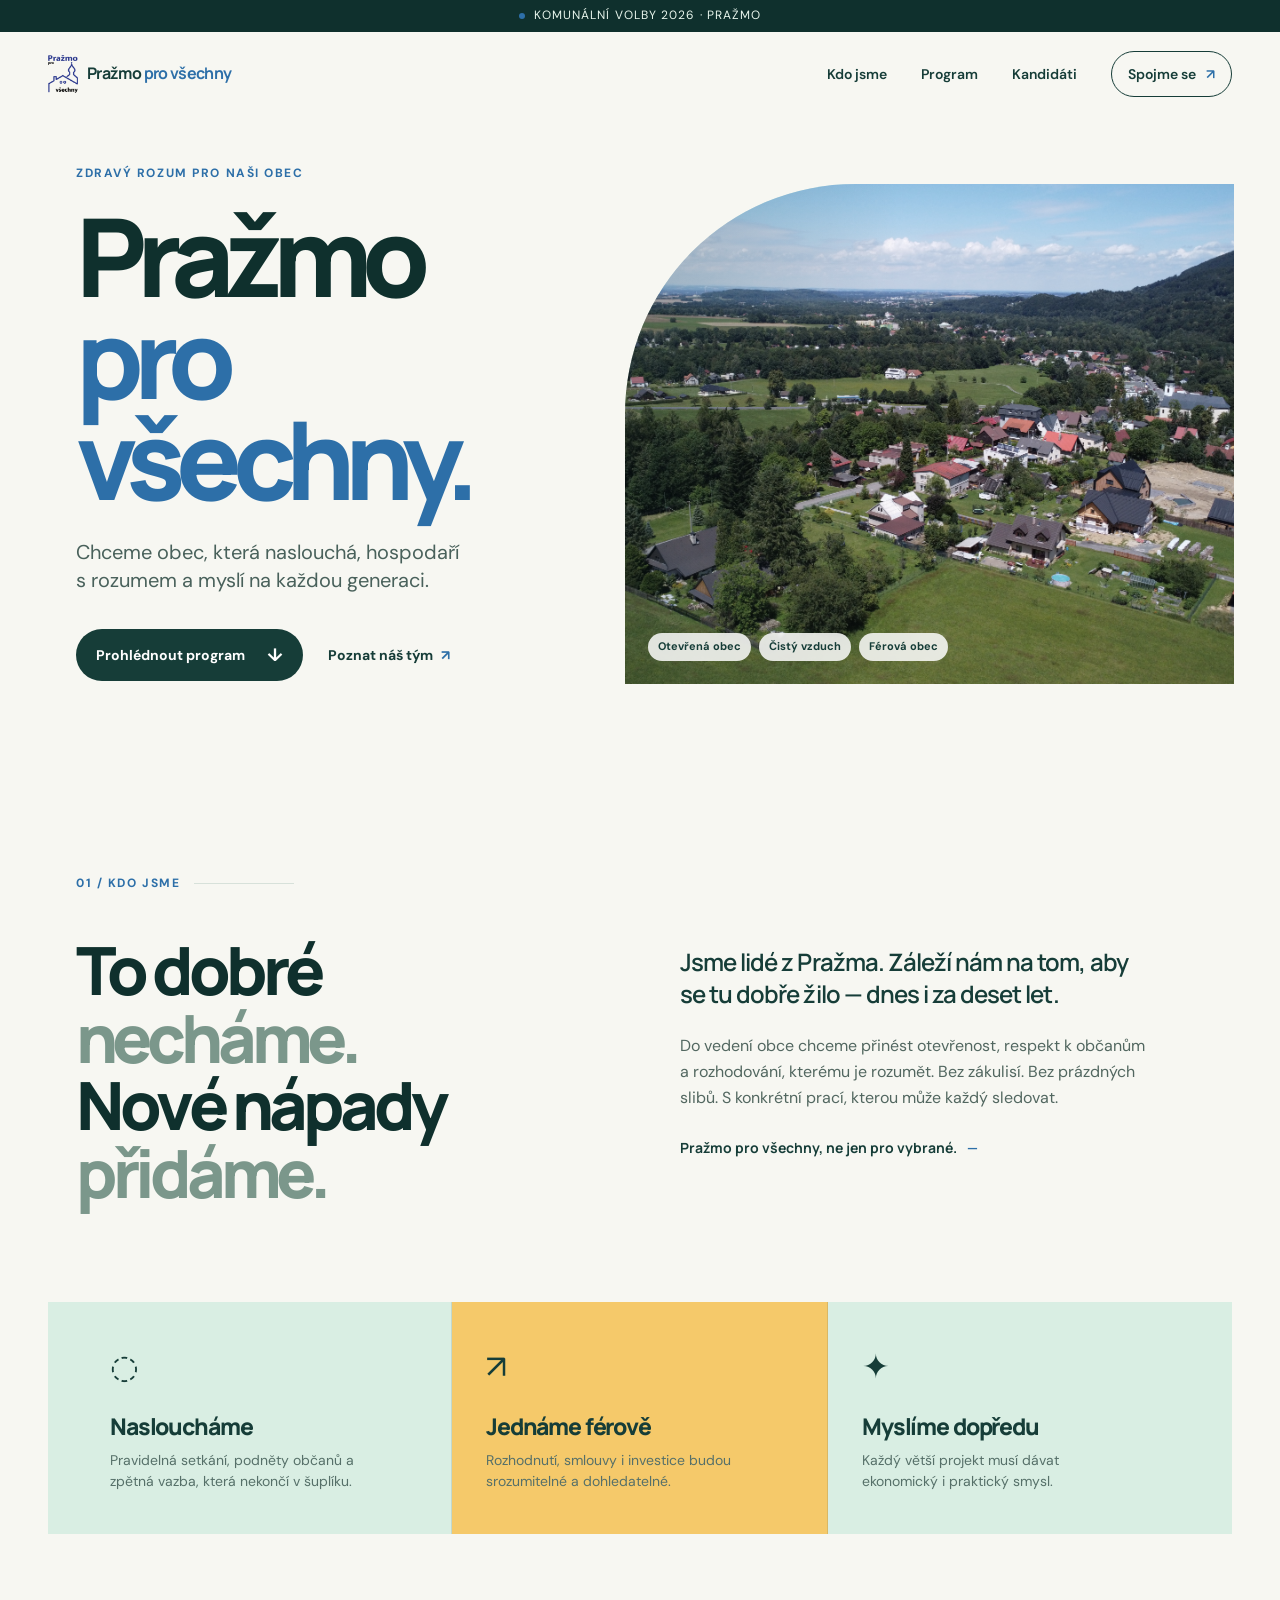
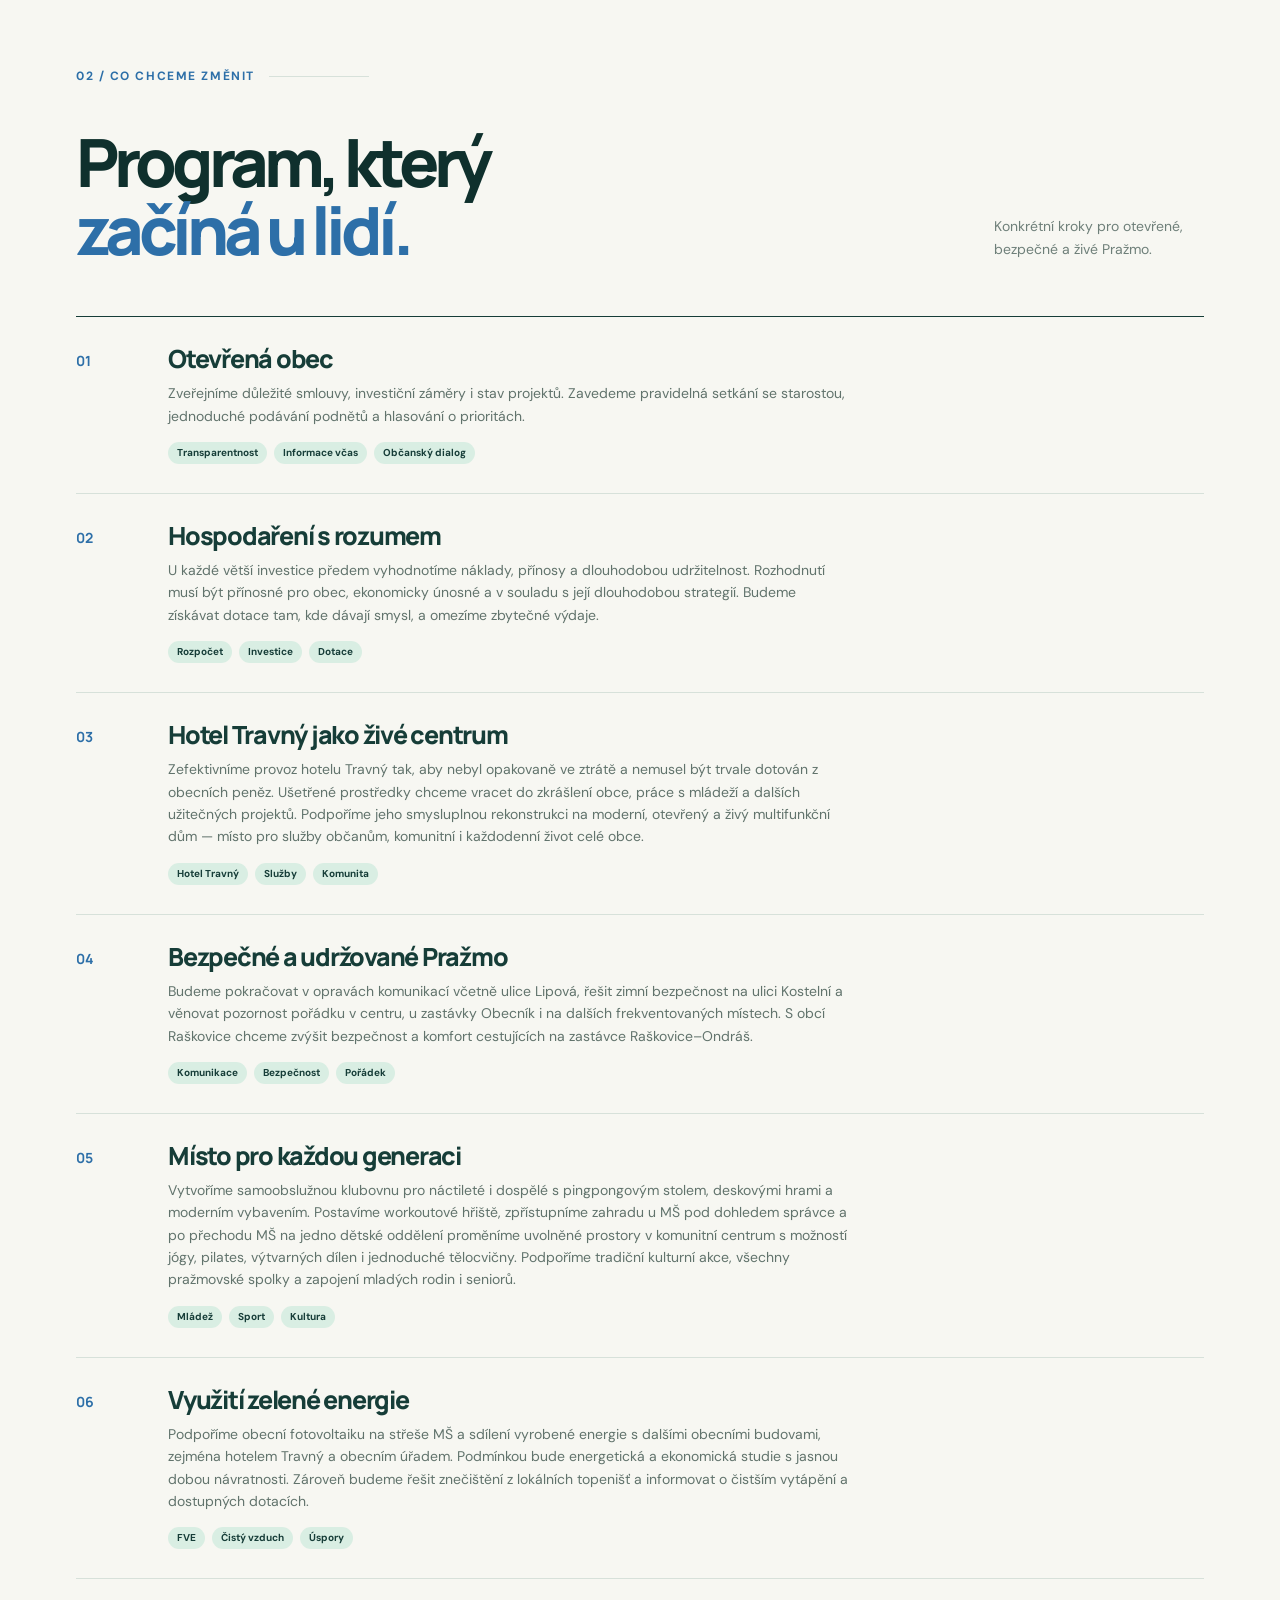
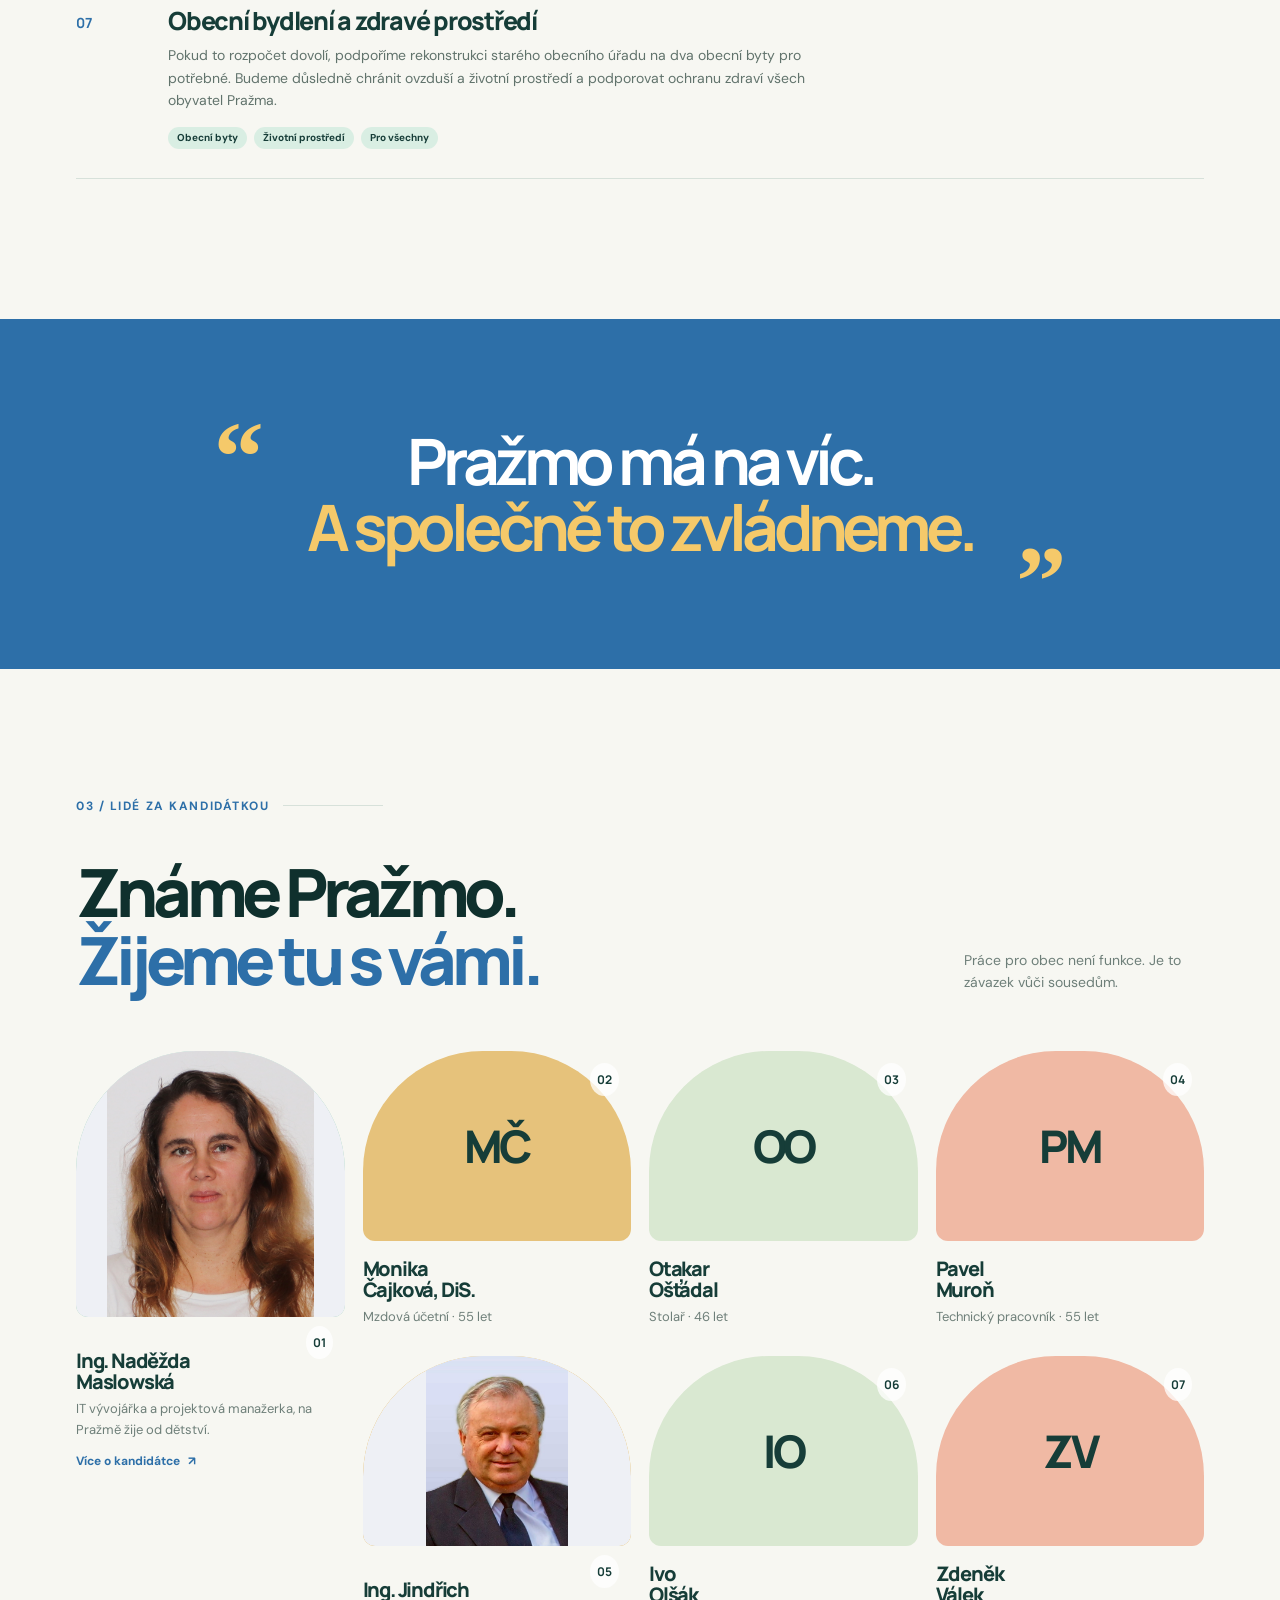
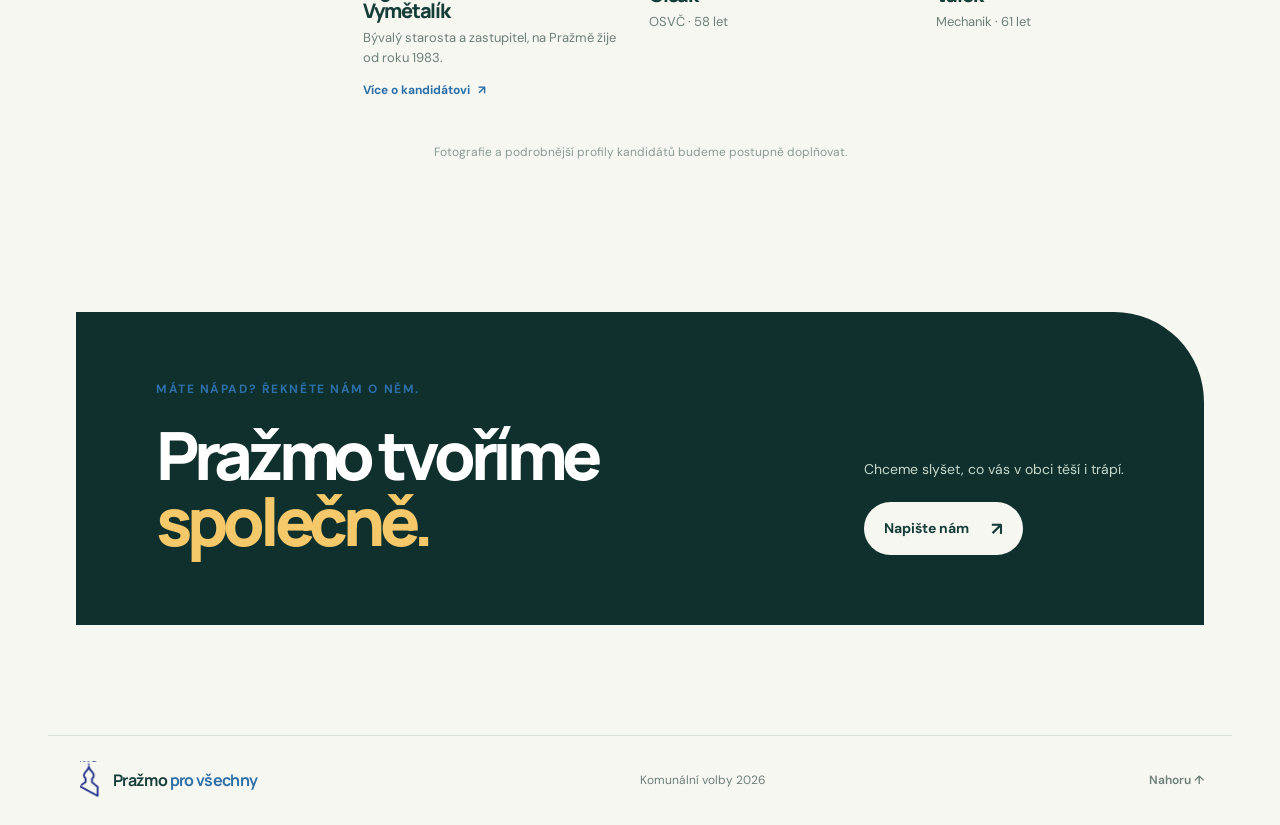
<file: test/index.html>
<!doctype html>
<html lang="cs">
<head>
  <meta charset="utf-8">
  <meta name="viewport" content="width=device-width, initial-scale=1">
  <meta name="description" content="Pražmo pro všechny — otevřená, férová a dobře fungující obec. Volební program pro obecní zastupitelstvo Pražma 2026.">
  <title>Pražmo pro všechny | Volby 2026</title>
  <link rel="preconnect" href="https://fonts.googleapis.com">
  <link rel="preconnect" href="https://fonts.gstatic.com" crossorigin>
  <link href="https://fonts.googleapis.com/css2?family=DM+Sans:wght@400;500;600;700&family=Manrope:wght@500;600;700;800&display=swap" rel="stylesheet">
  <link rel="stylesheet" href="styles.css">
</head>
<body>
  <div class="announcement"><span class="dot"></span> Komunální volby 2026 · Pražmo</div>
  <header class="site-header" id="domu">
    <a class="brand" href="#domu" aria-label="Pražmo pro všechny – domů"><img class="brand-logo" src="assets/logo-prazmo-logo3.png" alt=""><span>Pražmo <b>pro všechny</b></span></a>
    <button class="menu-toggle" aria-expanded="false" aria-controls="main-nav">Menu <span>☰</span></button>
    <nav id="main-nav" class="main-nav" aria-label="Hlavní navigace">
      <a href="#o-nas">Kdo jsme</a><a href="#program">Program</a><a href="#kandidati">Kandidáti</a><a href="#kontakt" class="nav-cta">Spojme se <span>↗</span></a>
    </nav>
  </header>

  <main>
    <section class="hero section-shell">
      <div class="hero-copy">
        <p class="eyebrow">Zdravý rozum pro naši obec</p>
        <h1>Pražmo<br><em>pro všechny.</em></h1>
        <p class="hero-lead">Chceme obec, která naslouchá, hospodaří s rozumem a myslí na každou generaci.</p>
        <div class="hero-actions"><a class="button button-dark" href="#program">Prohlédnout program <span>↓</span></a><a class="text-link" href="#kandidati">Poznat náš tým <span>↗</span></a></div>
      </div>
      <div class="hero-art"><img src="assets/prazmo.jpg" alt="Letecký pohled na Pražmo a okolní krajinu"><div class="hero-stamp"><span>Otevřená obec</span><span>Čistý vzduch</span><span>Férová obec</span></div></div>
    </section>

    <section class="intro section-shell" id="o-nas">
      <div class="section-label">01 / Kdo jsme</div>
      <div class="intro-grid"><h2>To dobré<br><span>necháme.</span><br>Nové nápady<br><span>přidáme.</span></h2><div class="intro-text"><p class="large">Jsme lidé z Pražma. Záleží nám na tom, aby se tu dobře žilo — dnes i za deset let.</p><p>Do vedení obce chceme přinést otevřenost, respekt k občanům a rozhodování, kterému je rozumět. Bez zákulisí. Bez prázdných slibů. S konkrétní prací, kterou může každý sledovat.</p><div class="signature">Pražmo pro všechny, ne jen pro vybrané. <span>—</span></div></div></div>
    </section>

    <section class="principles section-shell">
      <div class="principle-card"><span class="icon">◌</span><h3>Nasloucháme</h3><p>Pravidelná setkání, podněty občanů a zpětná vazba, která nekončí v šuplíku.</p></div>
      <div class="principle-card highlight"><span class="icon">↗</span><h3>Jednáme férově</h3><p>Rozhodnutí, smlouvy i investice budou srozumitelné a dohledatelné.</p></div>
      <div class="principle-card"><span class="icon">✦</span><h3>Myslíme dopředu</h3><p>Každý větší projekt musí dávat ekonomický i praktický smysl.</p></div>
    </section>

    <section class="program section-shell" id="program">
      <div class="section-label">02 / Co chceme změnit</div>
      <div class="program-heading"><h2>Program, který<br><em>začíná u lidí.</em></h2><p>Konkrétní kroky pro otevřené, bezpečné a živé Pražmo.</p></div>
      <div class="program-list">
        <article class="program-item"><span class="program-no">01</span><div><h3>Otevřená obec</h3><p>Zveřejníme důležité smlouvy, investiční záměry i stav projektů. Zavedeme pravidelná setkání se starostou, jednoduché podávání podnětů a hlasování o prioritách.</p><div class="tag-row"><span>Transparentnost</span><span>Informace včas</span><span>Občanský dialog</span></div></div><span class="program-arrow">↗</span></article>
        <article class="program-item"><span class="program-no">02</span><div><h3>Hospodaření s rozumem</h3><p>U každé větší investice předem vyhodnotíme náklady, přínosy a dlouhodobou udržitelnost. Rozhodnutí musí být přínosné pro obec, ekonomicky únosné a v souladu s její dlouhodobou strategií. Budeme získávat dotace tam, kde dávají smysl, a omezíme zbytečné výdaje.</p><div class="tag-row"><span>Rozpočet</span><span>Investice</span><span>Dotace</span></div></div><span class="program-arrow">↗</span></article>
        <article class="program-item"><span class="program-no">03</span><div><h3>Hotel Travný jako živé centrum</h3><p>Zefektivníme provoz hotelu Travný tak, aby nebyl opakovaně ve ztrátě a nemusel být trvale dotován z obecních peněz. Ušetřené prostředky chceme vracet do zkrášlení obce, práce s mládeží a dalších užitečných projektů. Podpoříme jeho smysluplnou rekonstrukci na moderní, otevřený a živý multifunkční dům — místo pro služby občanům, komunitní i každodenní život celé obce.</p><div class="tag-row"><span>Hotel Travný</span><span>Služby</span><span>Komunita</span></div></div><span class="program-arrow">↗</span></article>
        <article class="program-item"><span class="program-no">04</span><div><h3>Bezpečné a udržované Pražmo</h3><p>Budeme pokračovat v opravách komunikací včetně ulice Lipová, řešit zimní bezpečnost na ulici Kostelní a věnovat pozornost pořádku v centru, u zastávky Obecník i na dalších frekventovaných místech. S obcí Raškovice chceme zvýšit bezpečnost a komfort cestujících na zastávce Raškovice–Ondráš.</p><div class="tag-row"><span>Komunikace</span><span>Bezpečnost</span><span>Pořádek</span></div></div><span class="program-arrow">↗</span></article>
        <article class="program-item"><span class="program-no">05</span><div><h3>Místo pro každou generaci</h3><p>Vytvoříme samoobslužnou klubovnu pro náctileté i dospělé s pingpongovým stolem, deskovými hrami a moderním vybavením. Postavíme workoutové hřiště, zpřístupníme zahradu u MŠ pod dohledem správce a po přechodu MŠ na jedno dětské oddělení proměníme uvolněné prostory v komunitní centrum s možností jógy, pilates, výtvarných dílen i jednoduché tělocvičny. Podpoříme tradiční kulturní akce, všechny pražmovské spolky a zapojení mladých rodin i seniorů.</p><div class="tag-row"><span>Mládež</span><span>Sport</span><span>Kultura</span></div></div><span class="program-arrow">↗</span></article>
        <article class="program-item"><span class="program-no">06</span><div><h3>Využití zelené energie</h3><p>Podpoříme obecní fotovoltaiku na střeše MŠ a sdílení vyrobené energie s dalšími obecními budovami, zejména hotelem Travný a obecním úřadem. Podmínkou bude energetická a ekonomická studie s jasnou dobou návratnosti. Zároveň budeme řešit znečištění z lokálních topenišť a informovat o čistším vytápění a dostupných dotacích.</p><div class="tag-row"><span>FVE</span><span>Čistý vzduch</span><span>Úspory</span></div></div><span class="program-arrow">↗</span></article>
        <article class="program-item"><span class="program-no">07</span><div><h3>Obecní bydlení a zdravé prostředí</h3><p>Pokud to rozpočet dovolí, podpoříme rekonstrukci starého obecního úřadu na dva obecní byty pro potřebné. Budeme důsledně chránit ovzduší a životní prostředí a podporovat ochranu zdraví všech obyvatel Pražma.</p><div class="tag-row"><span>Obecní byty</span><span>Životní prostředí</span><span>Pro všechny</span></div></div><span class="program-arrow">↗</span></article>
      </div>
    </section>

    <section class="quote-band"><div class="section-shell quote-inner"><span class="quote-mark">“</span><p>Pražmo má na víc.<br><em>A společně to zvládneme.</em></p><span class="quote-mark quote-end">”</span></div></section>

    <section class="candidates section-shell" id="kandidati">
      <div class="section-label">03 / Lidé za kandidátkou</div><div class="candidates-heading"><h2>Známe Pražmo.<br><em>Žijeme tu s vámi.</em></h2><p>Práce pro obec není funkce. Je to závazek vůči sousedům.</p></div>
      <div class="candidate-grid">
        <article class="candidate lead-candidate"><div class="portrait portrait-1"><img class="portrait-photo" src="assets/maslowska.jpg" alt="Ing. Naděžda Maslowská"></div><div class="candidate-copy"><span class="candidate-no">01</span><h3>Ing. Naděžda<br>Maslowská</h3><p>IT vývojářka a projektová manažerka, na Pražmě žije od dětství.</p><div class="candidate-detail"><p class="candidate-bio">Pracuje v menší softwarové firmě a věnuje se také tendrové dokumentaci, realizaci zakázek a jednání se zákazníky v zahraničí. Pražmo je její srdeční záležitost.</p><div class="candidate-tags"><span>Pražmo od dětství</span><span>IT a projekty</span><span>Turistika a cestování</span></div></div><button class="candidate-more" type="button" aria-expanded="false">Více o kandidátce <span>↗</span></button></div></article>
        <article class="candidate"><div class="portrait portrait-2">MČ</div><span class="candidate-no">02</span><h3>Monika<br>Čajková, DiS.</h3><p>Mzdová účetní · 55 let</p></article>
        <article class="candidate"><div class="portrait portrait-3">OO</div><span class="candidate-no">03</span><h3>Otakar<br>Ošťádal</h3><p>Stolař · 46 let</p></article>
        <article class="candidate"><div class="portrait portrait-4">PM</div><span class="candidate-no">04</span><h3>Pavel<br>Muroň</h3><p>Technický pracovník · 55 let</p></article>
        <article class="candidate"><div class="portrait portrait-5"><img class="portrait-photo" src="assets/vymetalik.jpg" alt="Ing. Jindřich Vymětalík"></div><div class="candidate-copy"><span class="candidate-no">05</span><h3>Ing. Jindřich<br>Vymětalík</h3><p>Bývalý starosta a zastupitel, na Pražmě žije od roku 1983.</p><div class="candidate-detail"><p class="candidate-bio">Přináší zkušenosti s vedením obce, kontrolou, rozpočtem, účetnictvím a dotacemi. Dlouhodobě se věnuje také skautingu.</p><div class="candidate-tags"><span>Bývalý starosta</span><span>Rozpočet a dotace</span><span>Skauting</span></div></div><button class="candidate-more" type="button" aria-expanded="false">Více o kandidátovi <span>↗</span></button></div></article>
        <article class="candidate"><div class="portrait portrait-6">IO</div><span class="candidate-no">06</span><h3>Ivo<br>Olšák</h3><p>OSVČ · 58 let</p></article>
        <article class="candidate"><div class="portrait portrait-7">ZV</div><span class="candidate-no">07</span><h3>Zdeněk<br>Válek</h3><p>Mechanik · 61 let</p></article>
      </div>
      <p class="photo-note">Fotografie a podrobnější profily kandidátů budeme postupně doplňovat.</p>
    </section>

    <section class="contact section-shell" id="kontakt"><div class="contact-card"><div><p class="eyebrow">Máte nápad? Řekněte nám o něm.</p><h2>Pražmo tvoříme<br><em>společně.</em></h2></div><div class="contact-actions"><p>Chceme slyšet, co vás v obci těší i trápí.</p><a class="button button-light" href="mailto:prazmoprovsechny@example.cz">Napište nám <span>↗</span></a></div></div></section>
  </main>
  <footer class="site-footer section-shell" id="paticka"><a class="brand" href="#domu"><img class="brand-logo" src="assets/logo-prazmo-logo3-symbol.png" alt=""><span>Pražmo <b>pro všechny</b></span></a><p>Komunální volby 2026</p><a href="#domu" class="back-top">Nahoru ↑</a></footer>
  <script src="script.js"></script>
</body>
</html>
</file>
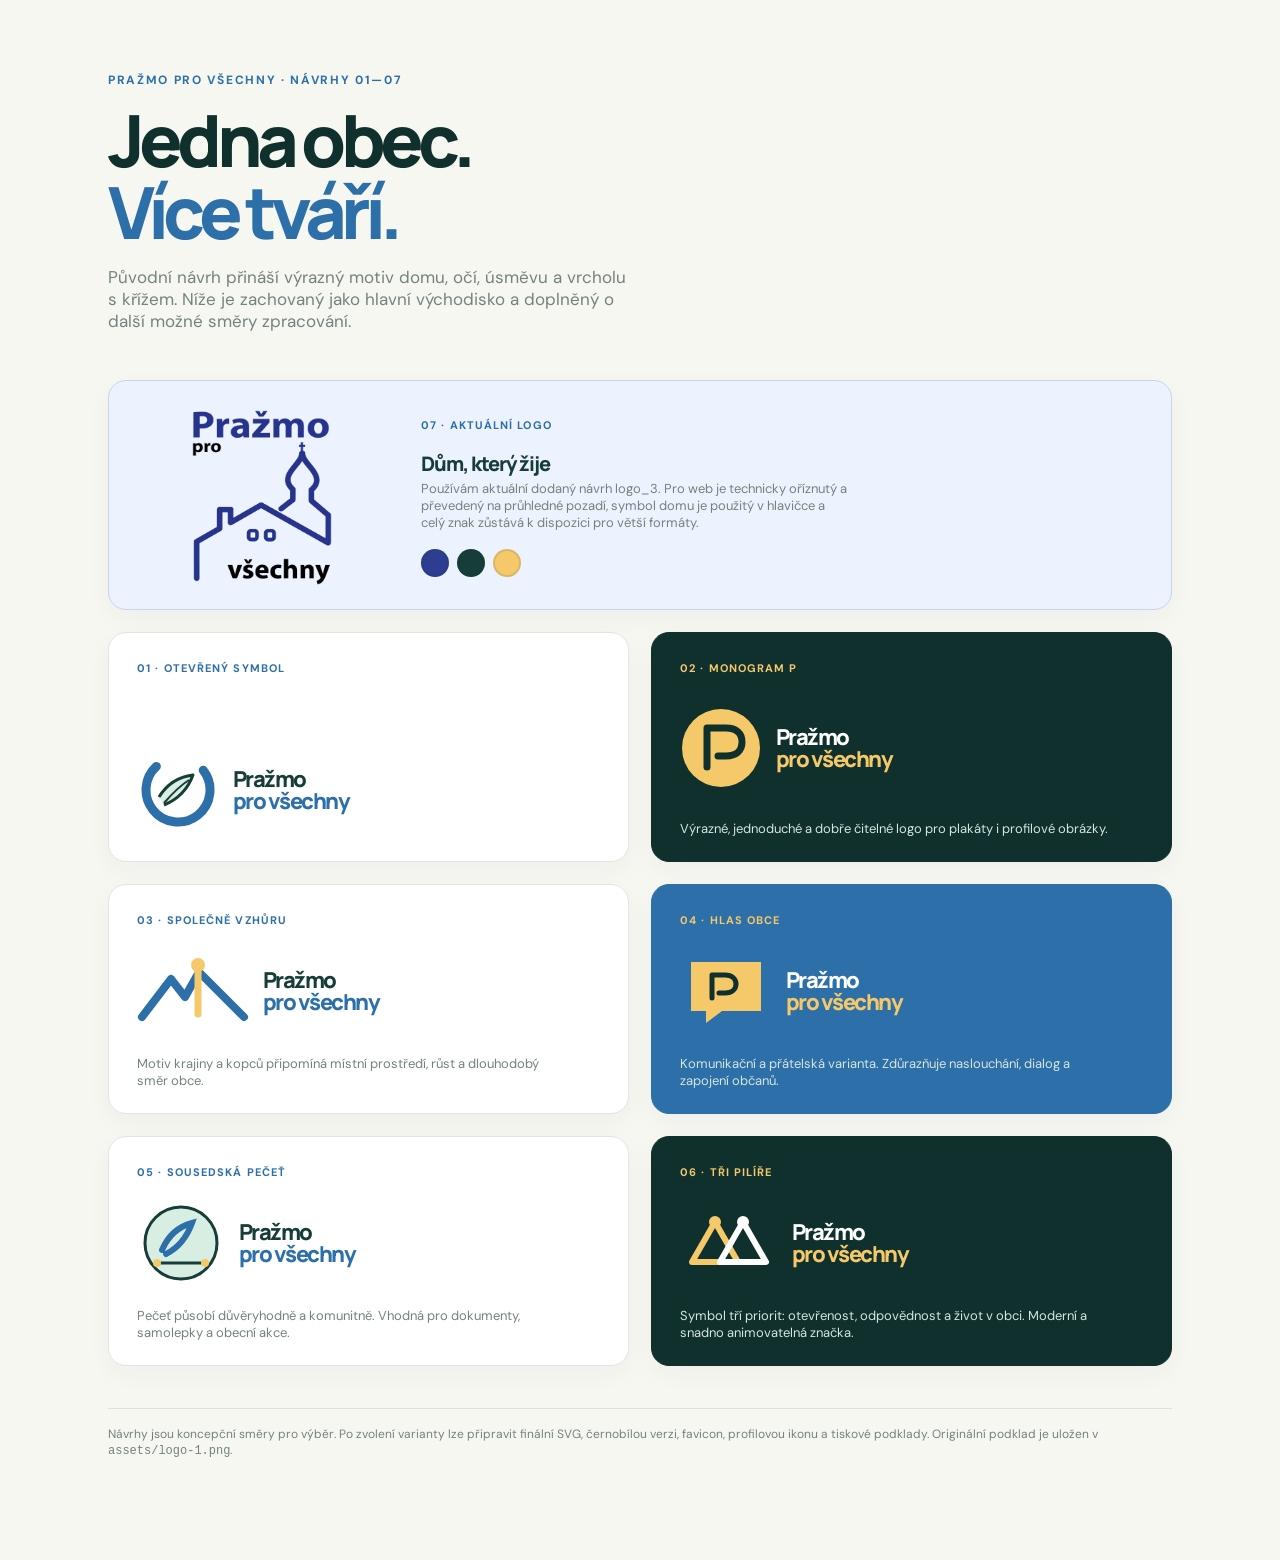
<file: test/logo-varianty.html>
<!doctype html>
<html lang="cs">
<head>
  <meta charset="utf-8">
  <meta name="viewport" content="width=device-width, initial-scale=1">
  <title>Logo varianty · Pražmo pro všechny</title>
  <link rel="preconnect" href="https://fonts.googleapis.com">
  <link rel="preconnect" href="https://fonts.gstatic.com" crossorigin>
  <link href="https://fonts.googleapis.com/css2?family=DM+Sans:wght@400;500;700&family=Manrope:wght@600;700;800&display=swap" rel="stylesheet">
  <style>
    :root{--ink:#163d38;--deep:#0f302d;--blue:#2d6fa8;--mint:#d9eee3;--yellow:#f5c96a;--paper:#f7f7f2;--muted:#73837d}*{box-sizing:border-box}body{margin:0;background:var(--paper);color:var(--ink);font-family:'DM Sans',sans-serif}.wrap{max-width:1120px;margin:auto;padding:72px 28px 90px}.intro{max-width:620px;margin-bottom:48px}.eyebrow{font-size:12px;text-transform:uppercase;letter-spacing:.14em;font-weight:700;color:var(--blue)}h1{font:800 clamp(42px,6vw,72px)/1 var(--display,'Manrope'),sans-serif;letter-spacing:-.08em;margin:16px 0 18px;color:var(--deep)}h1 em{font-style:normal;color:var(--blue)}.intro p{color:var(--muted);font-size:17px;max-width:520px}.grid{display:grid;grid-template-columns:repeat(2,1fr);gap:22px}.card{background:white;border:1px solid #e0e7df;border-radius:18px;padding:28px 28px 24px;min-height:230px;display:flex;flex-direction:column;justify-content:space-between;box-shadow:0 8px 25px rgba(22,61,56,.04)}.card.dark{background:var(--deep);color:white;border-color:var(--deep)}.card.blue{background:var(--blue);color:white;border-color:var(--blue)}.card h2{font:800 20px 'Manrope',sans-serif;letter-spacing:-.05em;margin:18px 0 3px}.card p{color:var(--muted);font-size:13px;margin:0;max-width:430px}.card.dark p,.card.blue p{color:#d6e5df}.logo{height:95px;display:flex;align-items:center;gap:14px}.wordmark{font:800 22px/1 'Manrope',sans-serif;letter-spacing:-.07em}.wordmark span{color:var(--blue)}.dark .wordmark span,.blue .wordmark span{color:var(--yellow)}.badge{font-size:11px;letter-spacing:.1em;text-transform:uppercase;color:var(--blue);font-weight:700}.dark .badge,.blue .badge{color:var(--yellow)}.note{margin-top:42px;color:var(--muted);font-size:12px;border-top:1px solid #d9e2db;padding-top:17px}@media(max-width:700px){.wrap{padding:48px 18px}.grid{grid-template-columns:1fr}.card{min-height:210px}}
    @media(max-width:700px){.source-card{grid-template-columns:1fr!important}.source-card img{width:100%!important}}
  </style>
</head>
<body>
  <main class="wrap">
    <div class="intro"><div class="eyebrow">Pražmo pro všechny · návrhy 01—07</div><h1>Jedna obec.<br><em>Více tváří.</em></h1><p>Původní návrh přináší výrazný motiv domu, očí, úsměvu a vrcholu s křížem. Níže je zachovaný jako hlavní východisko a doplněný o další možné směry zpracování.</p></div>
    <section class="grid">
      <article class="card" style="grid-column:1/-1;display:grid;grid-template-columns:250px 1fr;gap:34px;align-items:center;background:#edf2ff;border-color:#c9d3f3"><img src="assets/logo-prazmo-logo3.png" alt="Aktuální logo Pražmo pro všechny" style="width:250px;height:175px;object-fit:contain"><div><div class="badge">07 · Aktuální logo</div><h2>Dům, který žije</h2><p>Používám aktuální dodaný návrh logo_3. Pro web je technicky oříznutý a převedený na průhledné pozadí, symbol domu je použitý v hlavičce a celý znak zůstává k dispozici pro větší formáty.</p><div style="display:flex;gap:8px;margin-top:18px"><i style="width:28px;height:28px;border-radius:50%;background:#2d3d91;border:2px solid rgba(22,61,56,.12)"></i><i style="width:28px;height:28px;border-radius:50%;background:#163d38;border:2px solid rgba(22,61,56,.12)"></i><i style="width:28px;height:28px;border-radius:50%;background:#f5c96a;border:2px solid rgba(22,61,56,.12)"></i></div></div></article>
      <article class="card"><div class="badge">01 · Otevřený symbol</div><div class="logo"><svg width="82" height="82" viewBox="0 0 82 82" aria-label="Logo s otevřeným kruhem"><circle cx="41" cy="41" r="32" fill="none" stroke="var(--blue)" stroke-width="9" stroke-linecap="round" stroke-dasharray="148 54" transform="rotate(-38 41 41)"/><path d="M22 48c8-13 18-20 34-22-4 11-12 23-29 30" fill="var(--mint)" stroke="var(--ink)" stroke-width="3" stroke-linejoin="round"/><path d="M27 54c7-8 14-16 25-23" fill="none" stroke="var(--ink)" stroke-width="2"/></svg><div class="wordmark">Pražmo<br><span>pro všechny</span></div></div></article>
      <article class="card dark"><div class="badge">02 · Monogram P</div><div class="logo"><svg width="82" height="82" viewBox="0 0 82 82" aria-label="Monogram P v kruhu"><circle cx="41" cy="41" r="39" fill="var(--yellow)"/><path d="M27 60V21h19c10 0 16 5 16 14s-6 14-16 14H38" fill="none" stroke="var(--deep)" stroke-width="7" stroke-linecap="round" stroke-linejoin="round"/></svg><div class="wordmark">Pražmo<br><span>pro všechny</span></div></div><p>Výrazné, jednoduché a dobře čitelné logo pro plakáty i profilové obrázky.</p></article>
      <article class="card"><div class="badge">03 · Společně vzhůru</div><div class="logo"><svg width="112" height="82" viewBox="0 0 112 82" aria-label="Logo s kopci"><path d="M5 67 34 29l14 18 14-25 45 45" fill="none" stroke="var(--blue)" stroke-width="8" stroke-linecap="round" stroke-linejoin="round"/><path d="M61 22v42" stroke="var(--yellow)" stroke-width="7" stroke-linecap="round"/><circle cx="61" cy="15" r="7" fill="var(--yellow)"/></svg><div class="wordmark">Pražmo<br><span>pro všechny</span></div></div><p>Motiv krajiny a kopců připomíná místní prostředí, růst a dlouhodobý směr obce.</p></article>
      <article class="card blue"><div class="badge">04 · Hlas obce</div><div class="logo"><svg width="92" height="82" viewBox="0 0 92 82" aria-label="Bublina s písmenem P"><path d="M11 12h70v49H42L26 73V61H11z" fill="var(--yellow)"/><path d="M32 48V25h13c7 0 11 4 11 9s-4 9-11 9h-6" fill="none" stroke="var(--deep)" stroke-width="5" stroke-linecap="round" stroke-linejoin="round"/></svg><div class="wordmark">Pražmo<br><span>pro všechny</span></div></div><p>Komunikační a přátelská varianta. Zdůrazňuje naslouchání, dialog a zapojení občanů.</p></article>
      <article class="card"><div class="badge">05 · Sousedská pečeť</div><div class="logo"><svg width="88" height="88" viewBox="0 0 88 88" aria-label="Kruhová pečeť"><circle cx="44" cy="44" r="36" fill="var(--mint)" stroke="var(--ink)" stroke-width="3"/><path d="M25 51c6-14 15-23 30-27-4 11-12 24-26 31" fill="none" stroke="var(--blue)" stroke-width="6" stroke-linecap="round"/><path d="M20 64h48" stroke="var(--ink)" stroke-width="3" stroke-linecap="round"/><circle cx="20" cy="64" r="4" fill="var(--yellow)"/><circle cx="68" cy="64" r="4" fill="var(--yellow)"/></svg><div class="wordmark">Pražmo<br><span>pro všechny</span></div></div><p>Pečeť působí důvěryhodně a komunitně. Vhodná pro dokumenty, samolepky a obecní akce.</p></article>
      <article class="card dark"><div class="badge">06 · Tři pilíře</div><div class="logo"><svg width="98" height="82" viewBox="0 0 98 82" aria-label="Tři pilíře loga"><path d="M12 60 35 20l23 40z" fill="none" stroke="var(--yellow)" stroke-width="6" stroke-linejoin="round"/><path d="M40 60 63 20l23 40z" fill="none" stroke="white" stroke-width="6" stroke-linejoin="round"/><circle cx="35" cy="20" r="6" fill="var(--yellow)"/><circle cx="63" cy="20" r="6" fill="white"/></svg><div class="wordmark">Pražmo<br><span>pro všechny</span></div></div><p>Symbol tří priorit: otevřenost, odpovědnost a život v obci. Moderní a snadno animovatelná značka.</p></article>
    </section>
    <p class="note">Návrhy jsou koncepční směry pro výběr. Po zvolení varianty lze připravit finální SVG, černobílou verzi, favicon, profilovou ikonu a tiskové podklady. Originální podklad je uložen v <code>assets/logo-1.png</code>.</p>
  </main>
</body>
</html>
</file>
<file: test/styles.css>
:root{--ink:#163d38;--deep:#0f302d;--mint:#d9eee3;--paper:#f7f7f2;--coral:#ef765a;--yellow:#f5c96a;--muted:#6e7f79;--line:#d7e1da;--white:#fff;--sans:'DM Sans',Arial,sans-serif;--display:'Manrope',Arial,sans-serif}*{box-sizing:border-box}html{scroll-behavior:smooth}body{margin:0;background:var(--paper);color:var(--ink);font-family:var(--sans);font-size:16px;line-height:1.6}.announcement{height:32px;background:var(--deep);color:#e8f5ec;text-align:center;font-size:12px;letter-spacing:.09em;text-transform:uppercase;display:flex;align-items:center;justify-content:center;gap:9px}.dot{width:6px;height:6px;border-radius:50%;background:var(--coral)}.site-header{max-width:1240px;margin:auto;height:84px;padding:0 28px;display:flex;align-items:center;justify-content:space-between}.brand{display:inline-flex;align-items:center;gap:11px;color:var(--ink);text-decoration:none;font-family:var(--display);font-size:16px;font-weight:700;letter-spacing:-.04em}.brand b{color:var(--coral)}.brand-mark{width:30px;height:30px;border-radius:50% 50% 50% 8px;background:var(--coral);color:white;display:grid;place-items:center;font:800 16px var(--display);transform:rotate(-12deg)}.main-nav{display:flex;align-items:center;gap:34px}.main-nav a,.back-top{color:var(--ink);text-decoration:none;font-size:14px;font-weight:600}.main-nav a:hover,.back-top:hover,.text-link:hover{color:var(--coral)}.nav-cta{padding:11px 16px;border:1px solid var(--ink);border-radius:100px}.nav-cta span{color:var(--coral);margin-left:7px}.menu-toggle{display:none;background:none;border:0;color:var(--ink);font:600 14px var(--sans)}.menu-toggle span{font-size:18px;margin-left:8px}.section-shell{max-width:1184px;margin-left:auto;margin-right:auto;padding-left:28px;padding-right:28px}.hero{min-height:620px;display:grid;grid-template-columns:46% 54%;align-items:center;gap:30px}.hero-copy{padding:50px 0 70px}.eyebrow,.section-label{font-size:12px;line-height:1.2;letter-spacing:.13em;text-transform:uppercase;font-weight:700;color:var(--coral)}.eyebrow{margin:0 0 25px}.hero h1{font:800 clamp(62px,8.5vw,116px)/.93 var(--display);letter-spacing:-.09em;margin:0 0 29px;color:var(--deep)}h1 em,h2 em{font-style:normal;color:var(--coral)}.hero-lead{max-width:390px;font-size:20px;line-height:1.4;margin:0 0 35px;color:#49615b}.hero-actions{display:flex;align-items:center;gap:25px}.button{display:inline-flex;align-items:center;justify-content:center;gap:22px;padding:15px 20px;border-radius:100px;text-decoration:none;font-size:14px;font-weight:700;transition:.2s ease}.button span{font-size:18px;line-height:0}.button-dark{background:var(--ink);color:white}.button-dark:hover{background:var(--coral);transform:translateY(-2px)}.button-light{background:var(--paper);color:var(--ink)}.button-light:hover{background:white;transform:translateY(-2px)}.text-link{color:var(--ink);font-size:14px;text-decoration:none;font-weight:700}.text-link span{margin-left:5px;color:var(--coral)}.hero-art{position:relative;height:500px;overflow:hidden;border-radius:230px 0 0 0;background:var(--mint)}.hero-art img{height:100%;width:100%;object-fit:cover;object-position:53% center;filter:saturate(.82)}.hero-art:after{content:'';position:absolute;inset:0;background:linear-gradient(90deg,rgba(15,48,45,.18),transparent 45%)}.hero-stamp{position:absolute;bottom:23px;left:23px;z-index:1;display:flex;gap:8px;flex-wrap:wrap}.hero-stamp span,.tag-row span{background:rgba(255,255,255,.84);backdrop-filter:blur(7px);border-radius:100px;padding:5px 10px;font-size:11px;font-weight:700;color:var(--ink)}.intro{padding-top:125px;padding-bottom:95px}.section-label{display:flex;align-items:center;gap:14px;margin-bottom:45px}.section-label:after{content:'';height:1px;background:var(--line);width:100px}.intro-grid{display:grid;grid-template-columns:1fr 1fr;gap:80px}.intro h2,.program-heading h2,.candidates-heading h2{font:800 clamp(42px,5.2vw,72px)/1.02 var(--display);letter-spacing:-.075em;margin:0;color:var(--deep)}h2 span{color:#7b978b}.intro-text{padding:10px 0 0;max-width:470px}.large{font:600 24px/1.35 var(--display);letter-spacing:-.04em;margin:0 0 23px}.intro-text p:not(.large){color:#526760}.signature{font:700 14px var(--display);margin-top:28px}.signature span{color:var(--coral);padding-left:7px}.principles{display:grid;grid-template-columns:repeat(3,1fr);margin-bottom:135px;background:var(--mint);padding-top:0;padding-bottom:0}.principle-card{padding:39px 34px 42px;border-right:1px solid rgba(22,61,56,.12)}.principle-card:last-child{border-right:0}.principle-card.highlight{background:var(--yellow)}.icon{font-size:33px;display:block;margin-bottom:16px}.principle-card h3{font:800 23px var(--display);letter-spacing:-.05em;margin:0 0 8px}.principle-card p{margin:0;color:#567069;font-size:14px;line-height:1.5;max-width:250px}.program{padding-bottom:140px}.program-heading{display:flex;justify-content:space-between;align-items:end;margin-bottom:52px}.program-heading p{max-width:210px;color:var(--muted);font-size:14px;margin:0 0 4px}.program-list{border-top:1px solid var(--ink)}.program-item{display:grid;grid-template-columns:74px 1fr 50px;gap:18px;padding:27px 0 29px;border-bottom:1px solid var(--line);transition:.2s}.program-item:hover{padding-left:12px;padding-right:12px;background:#edf3eb}.program-no{font:700 14px var(--display);color:var(--coral);padding-top:7px}.program-item h3{font:800 25px/1.2 var(--display);letter-spacing:-.05em;margin:0 0 8px}.program-item p{margin:0;max-width:680px;color:#61736c;font-size:14px}.program-arrow{font-size:25px;color:var(--coral);text-align:right;padding-top:2px}.tag-row{display:flex;gap:7px;flex-wrap:wrap;margin-top:15px}.tag-row span{background:var(--mint);font-size:10px;padding:3px 9px}.quote-band{background:var(--coral);color:white}.quote-inner{min-height:350px;display:flex;align-items:center;justify-content:center;position:relative;text-align:center}.quote-inner p{font:700 clamp(38px,5vw,66px)/1.03 var(--display);letter-spacing:-.08em;margin:0}.quote-inner em{font-style:normal;color:var(--yellow)}.quote-mark{font:800 100px/1 Georgia;color:var(--yellow);position:absolute;left:14%;top:88px}.quote-end{left:auto;right:14%;top:auto;bottom:38px}.candidates{padding-top:130px;padding-bottom:150px}.candidates-heading{display:flex;justify-content:space-between;align-items:end;margin-bottom:57px}.candidates-heading p{max-width:240px;margin:0;color:var(--muted);font-size:14px}.candidate-grid{display:grid;grid-template-columns:repeat(4,1fr);gap:28px 18px}.candidate{position:relative}.portrait{height:190px;border-radius:120px 120px 12px 12px;display:grid;place-items:center;font:800 45px var(--display);letter-spacing:-.08em;color:var(--ink);background:var(--mint);margin-bottom:17px}.portrait-1{height:266px;background:#b4d8cb}.portrait-2,.portrait-5{background:#e6c27b}.portrait-3,.portrait-6{background:#d9e8d1}.portrait-4,.portrait-7{background:#f0b9a4}.candidate-no{position:absolute;right:12px;top:12px;font:700 12px var(--display);color:var(--ink);background:rgba(255,255,255,.75);border-radius:50%;padding:8px 7px}.candidate h3{font:800 20px/1.05 var(--display);letter-spacing:-.06em;margin:0 0 7px}.candidate p{font-size:13px;margin:0;color:var(--muted)}.lead-candidate{grid-row:span 2}.photo-note{text-align:center;color:#8a9a93;font-size:12px;margin:45px 0 0}.contact{padding-bottom:110px}.contact-card{background:var(--deep);color:white;border-radius:0 90px 0 0;padding:70px 80px;display:flex;justify-content:space-between;align-items:end}.contact h2{font:800 clamp(42px,5.2vw,67px)/1 var(--display);letter-spacing:-.08em;margin:0}.contact h2 em{color:var(--yellow)}.contact-actions{max-width:270px}.contact-actions p{font-size:14px;color:#c6d9cb;margin:0 0 22px}.site-footer{border-top:1px solid var(--line);min-height:90px;display:flex;align-items:center;justify-content:space-between}.site-footer p{font-size:12px;color:var(--muted);margin:0}.back-top{font-size:12px;color:var(--muted)}
@media(max-width:760px){.site-header{height:70px;padding:0 20px}.main-nav{display:none;position:absolute;top:102px;left:15px;right:15px;background:var(--paper);padding:20px;border:1px solid var(--line);border-radius:12px;z-index:10;flex-direction:column;align-items:stretch;gap:15px;box-shadow:0 15px 30px rgba(22,61,56,.12)}.main-nav.open{display:flex}.nav-cta{text-align:center}.menu-toggle{display:block}.section-shell{padding-left:20px;padding-right:20px}.hero{display:flex;flex-direction:column;align-items:stretch;min-height:0;padding-top:50px}.hero-copy{padding:0 0 45px}.hero h1{font-size:72px}.hero-lead{font-size:18px}.hero-actions{gap:17px;flex-wrap:wrap}.hero-art{height:360px;border-radius:150px 0 0 0;margin-right:-20px}.intro{padding-top:85px;padding-bottom:65px}.intro-grid{grid-template-columns:1fr;gap:35px}.intro h2{font-size:51px}.principles{display:block;margin-bottom:90px;padding:0}.principle-card{border-right:0;border-bottom:1px solid rgba(22,61,56,.12);padding:28px 26px}.program{padding-bottom:90px}.program-heading,.candidates-heading{display:block;margin-bottom:35px}.program-heading p,.candidates-heading p{margin-top:18px}.program-item{grid-template-columns:38px 1fr 25px;gap:9px;padding:23px 0}.program-item h3{font-size:21px}.program-item p{font-size:13px}.program-arrow{font-size:19px}.quote-inner{min-height:250px}.quote-inner p{font-size:42px}.quote-mark{left:4%;top:50px;font-size:70px}.quote-end{right:4%;bottom:20px}.candidates{padding-top:90px;padding-bottom:90px}.candidate-grid{grid-template-columns:repeat(2,1fr);gap:28px 13px}.lead-candidate{grid-row:auto;grid-column:span 2}.portrait,.portrait-1{height:210px}.candidate h3{font-size:17px}.contact{padding-bottom:70px}.contact-card{display:block;padding:50px 28px;border-radius:0 55px 0 0}.contact-actions{margin-top:35px}.site-footer{min-height:115px;display:grid;grid-template-columns:1fr 1fr;gap:10px;padding-top:22px;padding-bottom:22px}.site-footer p{text-align:right}.back-top{grid-column:span 2}.announcement{font-size:10px}}
:root{--coral:#2d6fa8}.brand-logo{width:36px;height:36px;object-fit:contain;display:block}.brand{gap:9px}.site-footer .brand-logo{width:34px;height:34px}.portrait-photo{width:100%;height:100%;display:block;object-fit:cover;border-radius:inherit}.candidate-detail{max-height:0;opacity:0;overflow:hidden;transition:max-height .35s ease,opacity .25s ease}.candidate:hover .candidate-detail,.candidate:focus-within .candidate-detail,.candidate.is-open .candidate-detail{max-height:220px;opacity:1}.candidate-bio{font-size:12px!important;line-height:1.45;color:#5e7169!important;margin-top:12px!important}.candidate-tags{display:flex;gap:6px;flex-wrap:wrap;margin-top:12px}.candidate-tags span{font-size:10px;font-weight:700;color:var(--ink);background:var(--mint);padding:4px 8px;border-radius:100px}.candidate-more{display:block;margin-top:13px;padding:0;border:0;background:none;color:var(--blue,#2d6fa8);font:700 12px var(--sans);cursor:pointer}.candidate-more span{margin-left:5px}.candidate-more:hover{color:var(--ink)}
:root{--coral:#2d6fa8}.candidate{display:flex;flex-direction:column;min-width:0}.candidate .portrait{position:relative;flex:0 0 auto;margin-bottom:17px}.candidate h3,.candidate>p,.candidate-detail,.candidate-more{position:relative;z-index:1}
:root{--coral:#2d6fa8}.candidate-copy{display:block;position:relative;background:var(--paper);padding-top:16px}.candidate-copy .candidate-no{top:-8px;right:12px}.candidate-copy h3,.candidate-copy>p,.candidate-copy .candidate-detail,.candidate-copy .candidate-more{position:relative;z-index:2}
:root{--coral:#2d6fa8}.candidate .portrait{overflow:hidden}.candidate .portrait-photo{position:absolute;inset:0;width:100%;height:100%;object-fit:cover}.candidate .portrait-5 .portrait-photo{object-position:center 38%}
:root{--coral:#2d6fa8}.candidate .portrait-photo{object-fit:contain!important;object-position:center center!important;background:#eef0f5}
:root{--coral:#2d6fa8}.program-arrow{display:none!important}
:root{--coral:#2d6fa8}.brand-logo{width:30px;height:40px;object-fit:contain}.site-footer .brand-logo{width:28px;height:38px}
</file>
